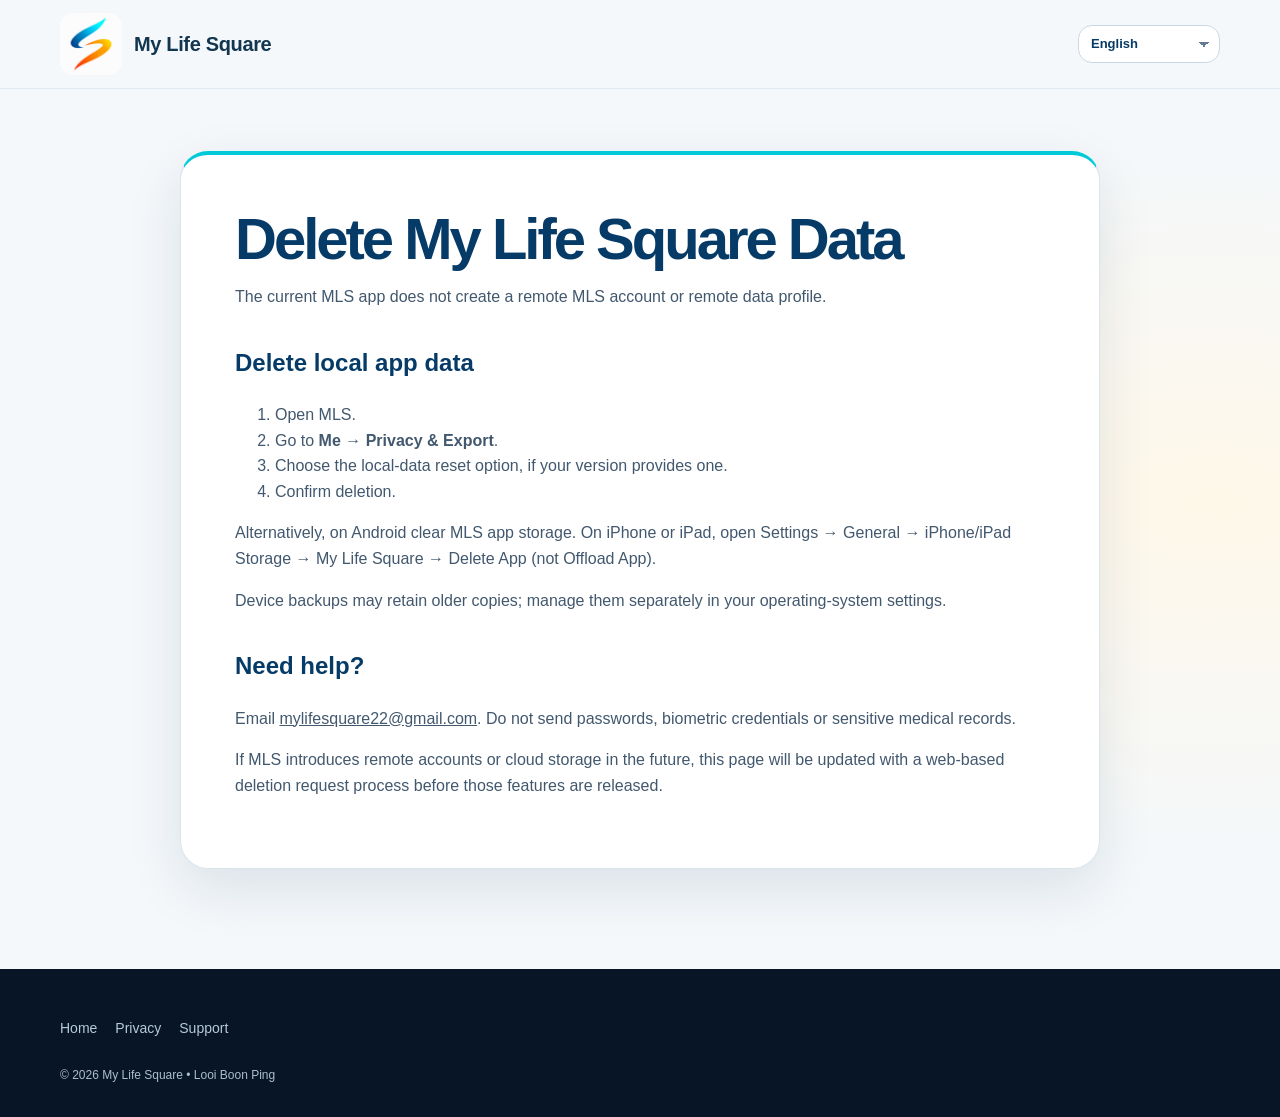
<file: delete-data.html>
<!doctype html><html lang="en" translate="no" class="notranslate"><head><meta name="google" content="notranslate"><meta charset="utf-8"><meta name="viewport" content="width=device-width,initial-scale=1"><meta name="theme-color" content="#0B1E3A"><title>Delete Data — My Life Square</title><link rel="icon" type="image/png" href="assets/mls-icon.png"><link rel="stylesheet" href="assets/styles.css?v=20261110-release"></head><body><nav class="nav"><div class="wrap nav-inner"><a class="brand" href="index.html"><img src="assets/mls-icon.png" alt="My Life Square"><span translate="no" class="notranslate" data-mls-literal="true">My Life Square</span></a></div></nav><main class="legal-page"><div class="wrap"><article><h1>Delete My Life Square Data</h1><p>The current MLS app does not create a remote MLS account or remote data profile.</p><h2>Delete local app data</h2><ol><li>Open MLS.</li><li>Go to <strong>Me → Privacy &amp; Export</strong>.</li><li>Choose the local-data reset option, if your version provides one.</li><li>Confirm deletion.</li></ol><p>Alternatively, on Android clear MLS app storage. On iPhone or iPad, open Settings → General → iPhone/iPad Storage → My Life Square → Delete App (not Offload App).</p><p>Device backups may retain older copies; manage them separately in your operating-system settings.</p><h2>Need help?</h2><p>Email <a href="mailto:mylifesquare22@gmail.com">mylifesquare22@gmail.com</a>. Do not send passwords, biometric credentials or sensitive medical records.</p><p>If MLS introduces remote accounts or cloud storage in the future, this page will be updated with a web-based deletion request process before those features are released.</p></article></div></main><footer><div class="wrap"><div class="footer-links"><a href="index.html">Home</a><a href="privacy.html">Privacy</a><a href="support.html">Support</a></div><div class="small">© 2026 My Life Square • Looi Boon Ping</div></div></footer><script src="assets/i18n-vi.js?v=20261110-release"></script><script src="assets/i18n.js?v=20261110-release"></script></body></html>
</file>
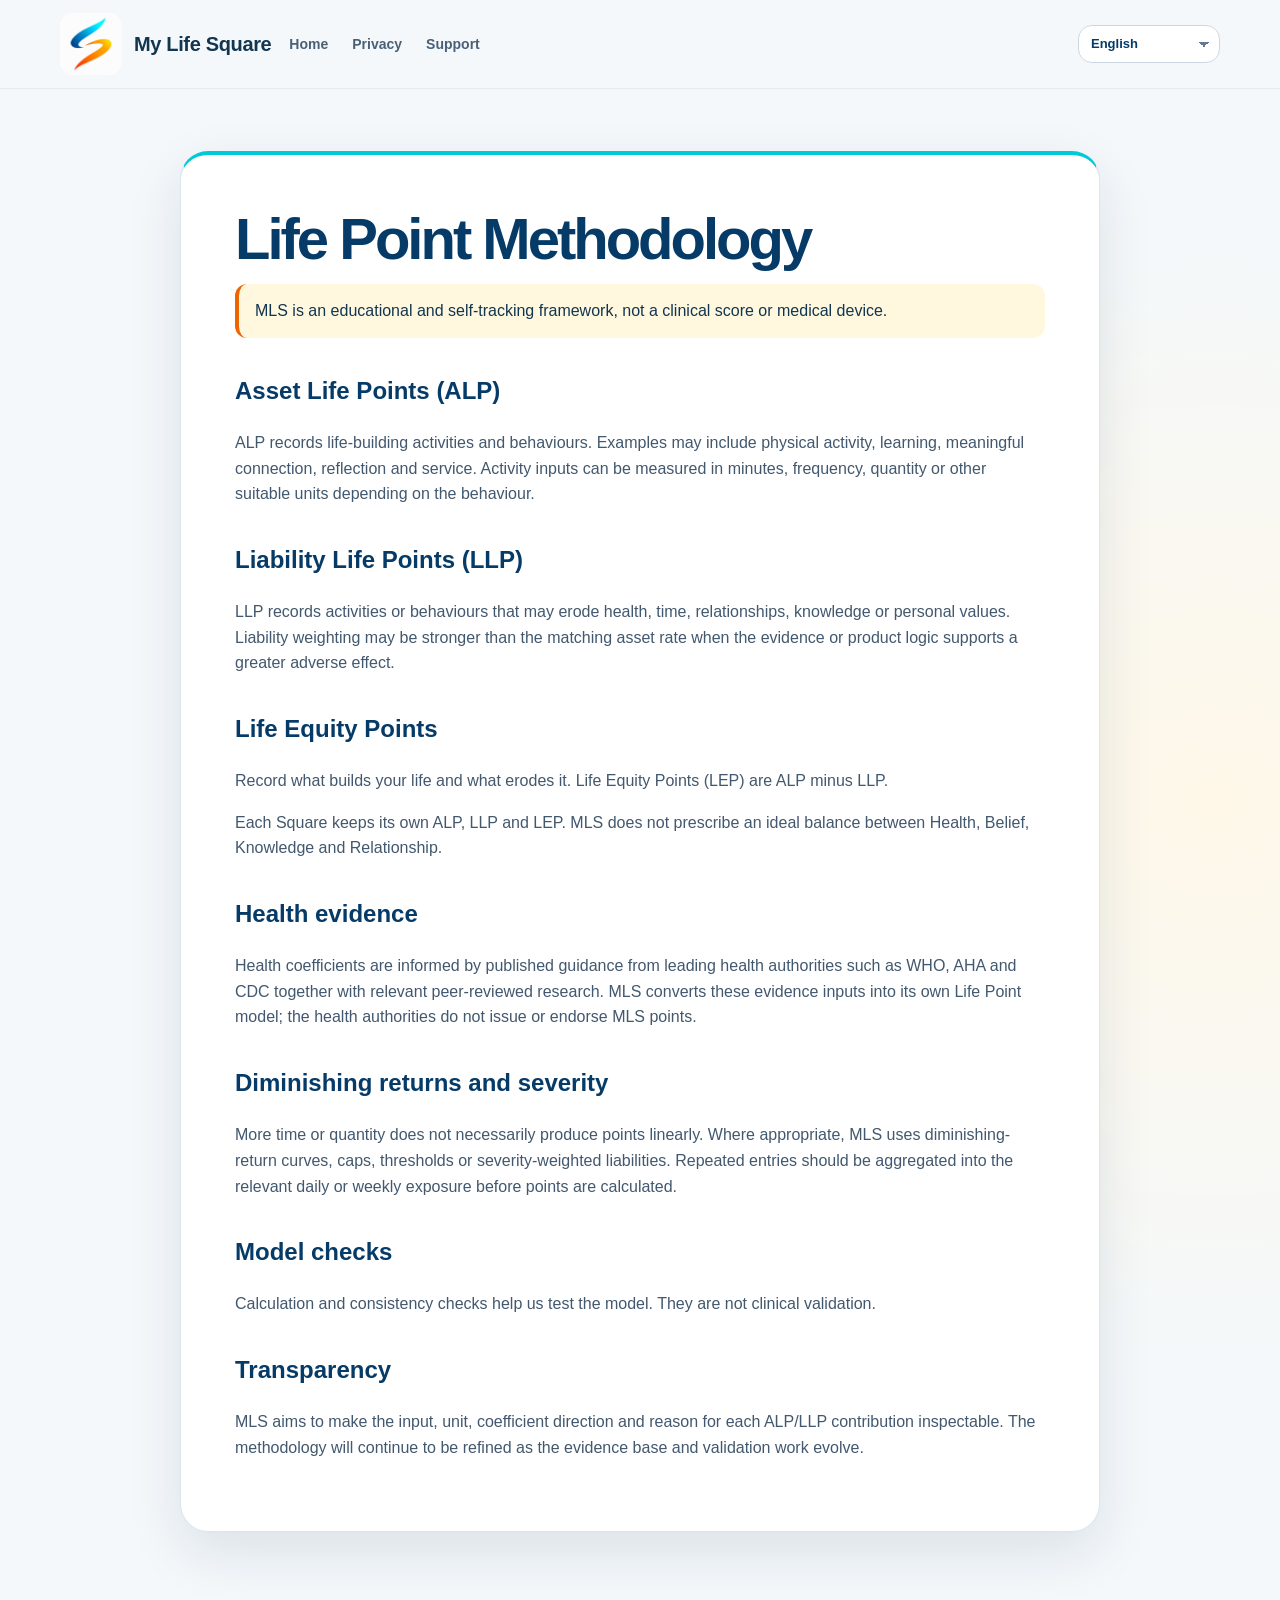
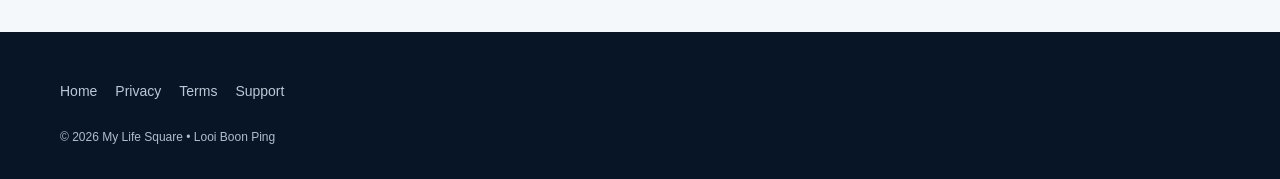
<file: methodology.html>
<!doctype html><html lang="en" translate="no" class="notranslate"><head><meta name="google" content="notranslate"><meta charset="utf-8"><meta name="viewport" content="width=device-width,initial-scale=1"><meta name="theme-color" content="#0B1E3A"><title>Methodology — My Life Square</title><link rel="icon" type="image/png" href="assets/mls-icon.png"><link rel="stylesheet" href="assets/styles.css?v=20261019"></head><body><nav class="nav"><div class="wrap nav-inner"><a class="brand" href="index.html"><img src="assets/mls-icon.png" alt="My Life Square"><span translate="no" class="notranslate" data-mls-literal="true">My Life Square</span></a><div class="menu"><a href="index.html">Home</a><a href="privacy.html">Privacy</a><a href="support.html">Support</a></div></div></nav><main class="legal-page"><div class="wrap"><article><h1>Life Point Methodology</h1><div class="notice">MLS is an educational and self-tracking framework, not a clinical score or medical device.</div><h2>Asset Life Points (ALP)</h2><p>ALP records life-building activities and behaviours. Examples may include physical activity, learning, meaningful connection, reflection and service. Activity inputs can be measured in minutes, frequency, quantity or other suitable units depending on the behaviour.</p><h2>Liability Life Points (LLP)</h2><p>LLP records activities or behaviours that may erode health, time, relationships, knowledge or personal values. Liability weighting may be stronger than the matching asset rate when the evidence or product logic supports a greater adverse effect.</p><h2>Life Equity Points</h2><p>Record what builds your life and what erodes it. Life Equity Points (LEP) are ALP minus LLP.</p><p>Each Square keeps its own ALP, LLP and LEP. MLS does not prescribe an ideal balance between Health, Belief, Knowledge and Relationship.</p><h2>Health evidence</h2><p>Health coefficients are informed by published guidance from leading health authorities such as WHO, AHA and CDC together with relevant peer-reviewed research. MLS converts these evidence inputs into its own Life Point model; the health authorities do not issue or endorse MLS points.</p><h2>Diminishing returns and severity</h2><p>More time or quantity does not necessarily produce points linearly. Where appropriate, MLS uses diminishing-return curves, caps, thresholds or severity-weighted liabilities. Repeated entries should be aggregated into the relevant daily or weekly exposure before points are calculated.</p><h2>Model checks</h2><p>Calculation and consistency checks help us test the model. They are not clinical validation.</p><h2>Transparency</h2><p>MLS aims to make the input, unit, coefficient direction and reason for each ALP/LLP contribution inspectable. The methodology will continue to be refined as the evidence base and validation work evolve.</p></article></div></main><footer><div class="wrap"><div class="footer-links"><a href="index.html">Home</a><a href="privacy.html">Privacy</a><a href="terms.html">Terms</a><a href="support.html">Support</a></div><div class="small">© 2026 My Life Square • Looi Boon Ping</div></div></footer><script src="assets/i18n-vi.js?v=20261105-language"></script><script src="assets/i18n.js?v=20261105-langroutes"></script></body></html>
</file>
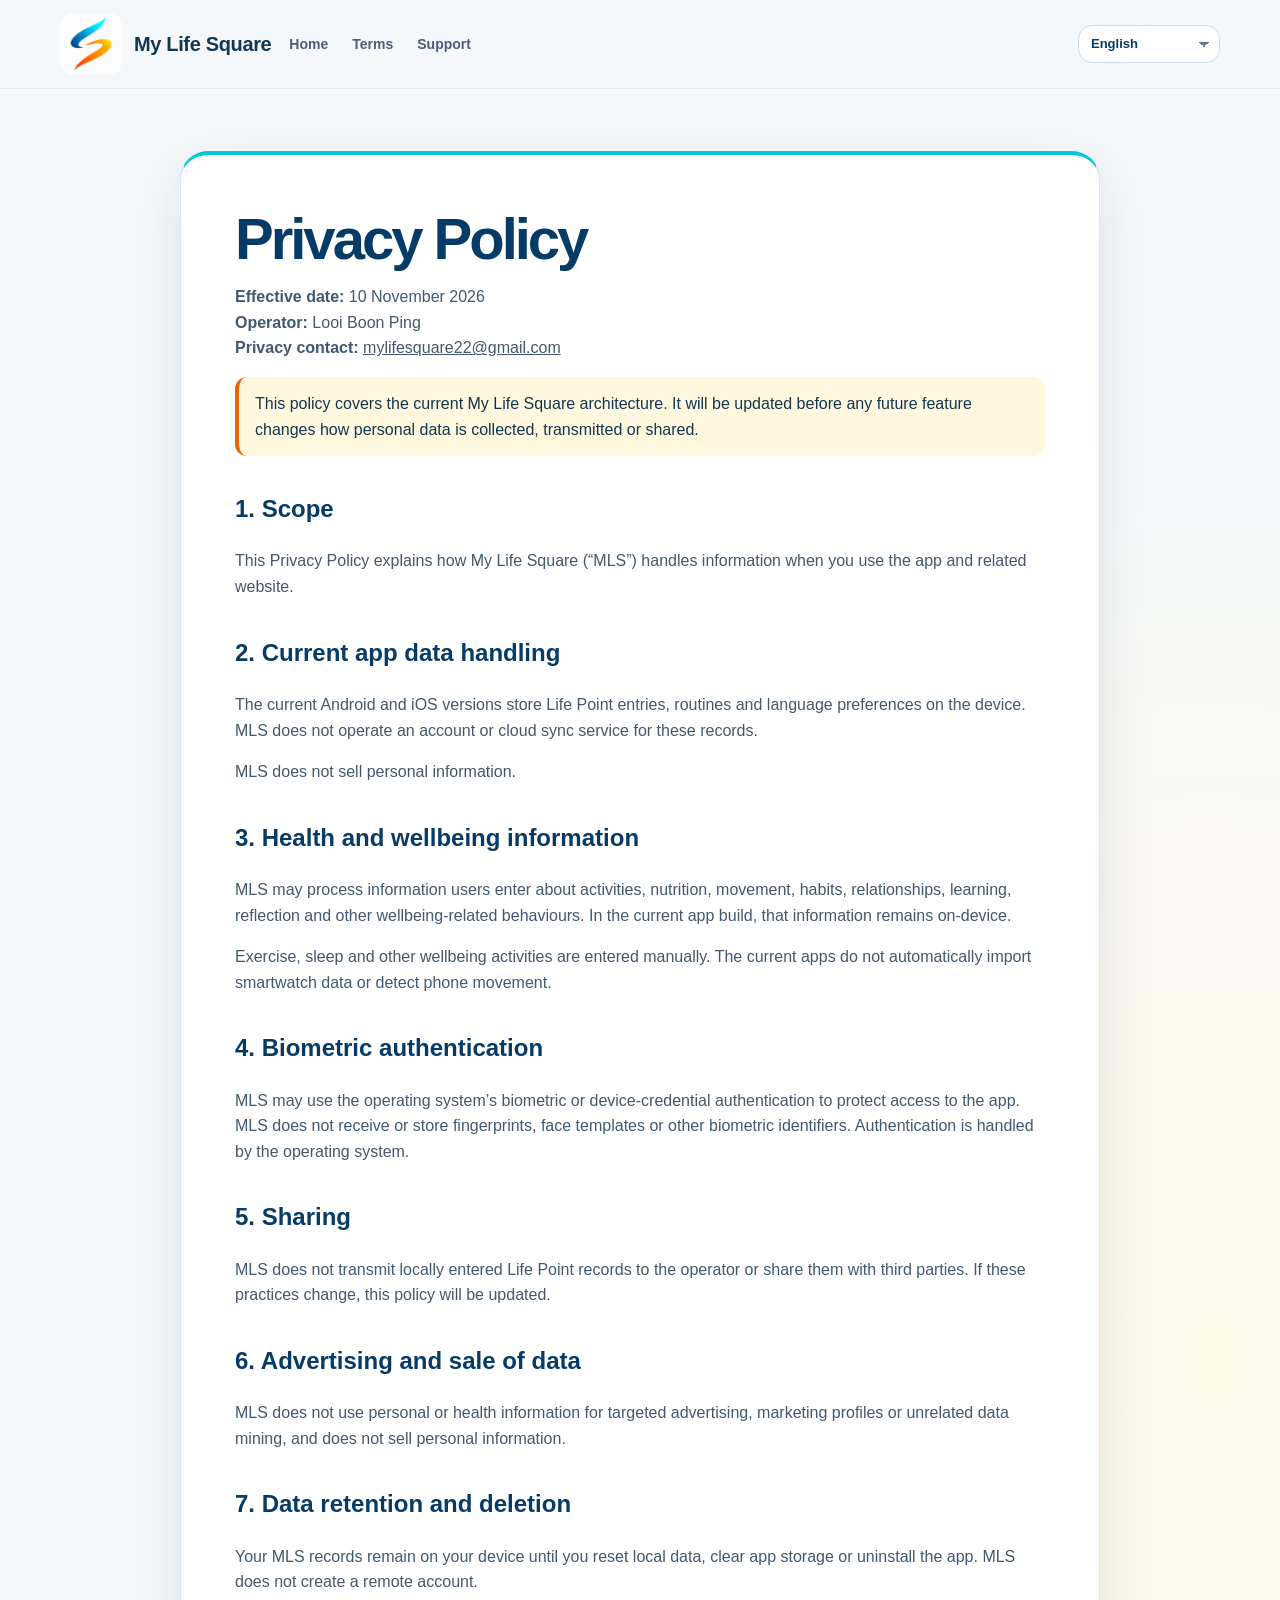
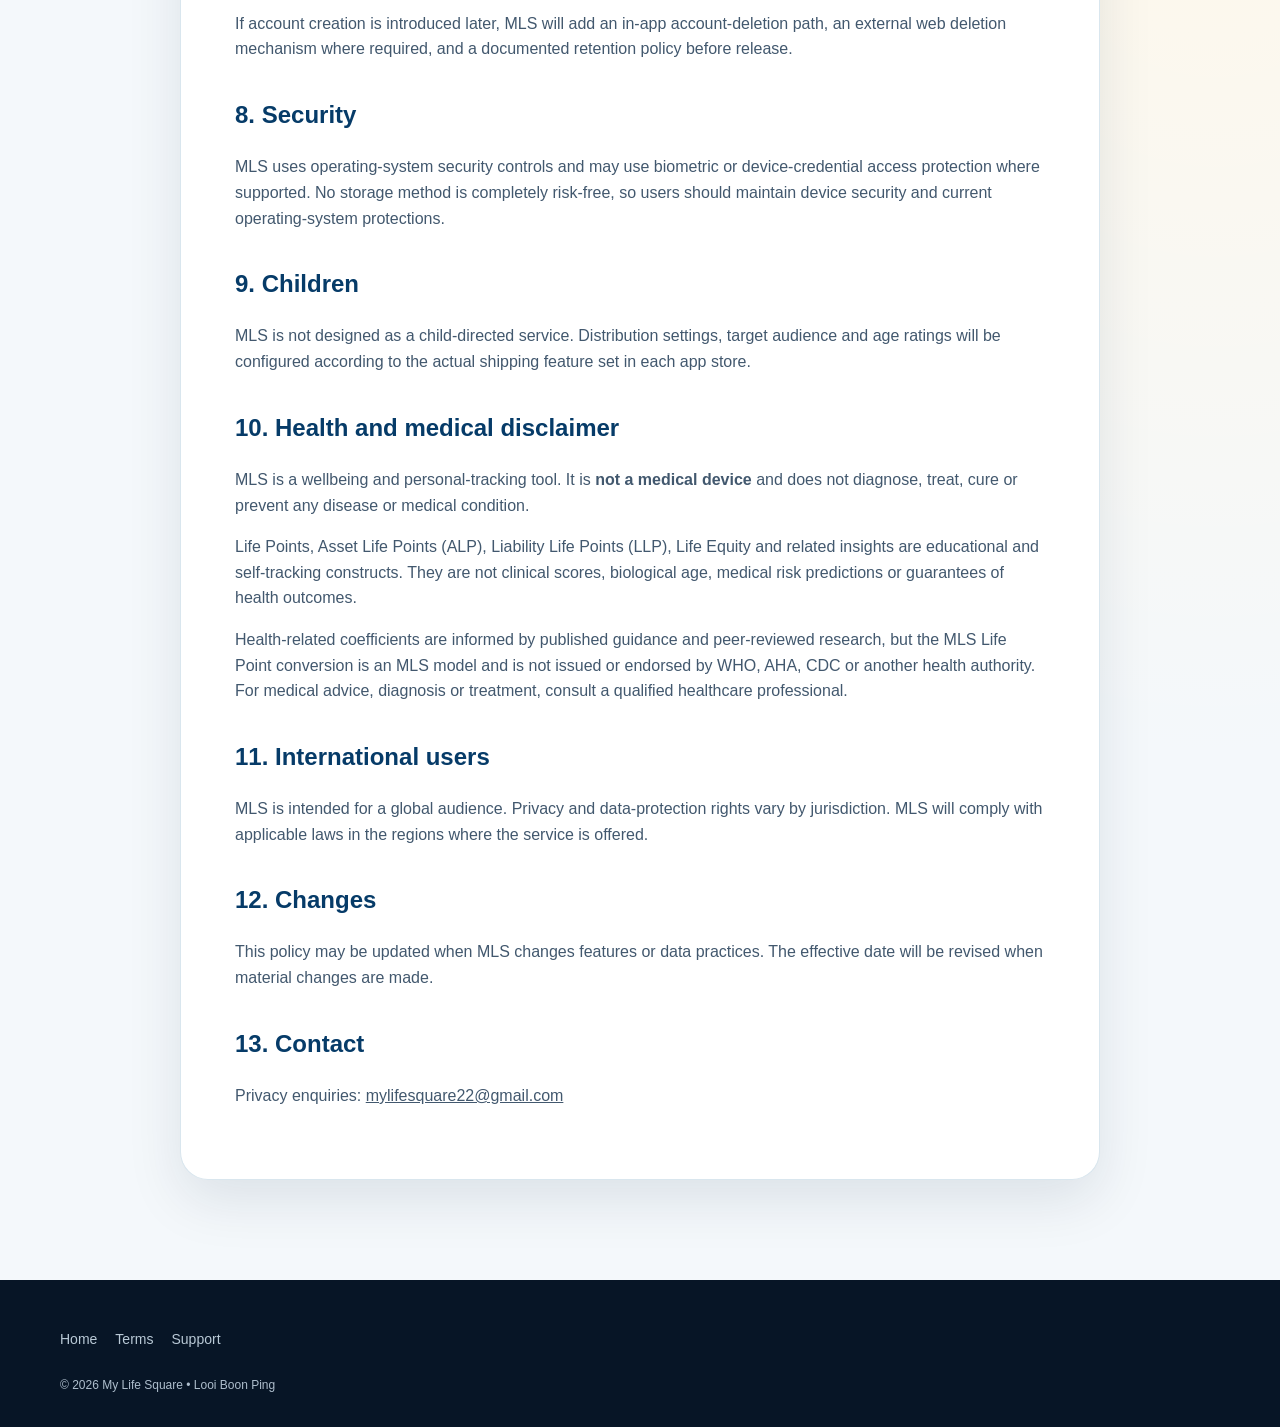
<file: privacy.html>
<!doctype html><html lang="en" translate="no" class="notranslate"><head><meta name="google" content="notranslate"><meta charset="utf-8"><meta name="viewport" content="width=device-width,initial-scale=1"><meta name="theme-color" content="#0B1E3A"><title>Privacy Policy — My Life Square</title><link rel="icon" type="image/png" href="assets/mls-icon.png"><link rel="stylesheet" href="assets/styles.css?v=20261110-release"></head><body><nav class="nav"><div class="wrap nav-inner"><a class="brand" href="index.html"><img src="assets/mls-icon.png" alt="My Life Square"><span translate="no" class="notranslate" data-mls-literal="true">My Life Square</span></a><div class="menu"><a href="index.html">Home</a><a href="terms.html">Terms</a><a href="support.html">Support</a></div></div></nav><main class="legal-page"><div class="wrap"><article><h1>Privacy Policy</h1><p><strong>Effective date:</strong> 10 November 2026<br><strong>Operator:</strong> <span translate="no" class="notranslate" data-mls-literal="true">Looi Boon Ping</span><br><strong>Privacy contact:</strong> <a href="mailto:mylifesquare22@gmail.com">mylifesquare22@gmail.com</a></p><div class="notice">This policy covers the current My Life Square architecture. It will be updated before any future feature changes how personal data is collected, transmitted or shared.</div><h2>1. Scope</h2><p>This Privacy Policy explains how My Life Square (“MLS”) handles information when you use the app and related website.</p><h2>2. Current app data handling</h2><p>The current Android and iOS versions store Life Point entries, routines and language preferences on the device. MLS does not operate an account or cloud sync service for these records.</p><p>MLS does not sell personal information.</p><h2>3. Health and wellbeing information</h2><p>MLS may process information users enter about activities, nutrition, movement, habits, relationships, learning, reflection and other wellbeing-related behaviours. In the current app build, that information remains on-device.</p><p>Exercise, sleep and other wellbeing activities are entered manually. The current apps do not automatically import smartwatch data or detect phone movement.</p><h2>4. Biometric authentication</h2><p>MLS may use the operating system’s biometric or device-credential authentication to protect access to the app. MLS does not receive or store fingerprints, face templates or other biometric identifiers. Authentication is handled by the operating system.</p><h2>5. Sharing</h2><p>MLS does not transmit locally entered Life Point records to the operator or share them with third parties. If these practices change, this policy will be updated.</p><h2>6. Advertising and sale of data</h2><p>MLS does not use personal or health information for targeted advertising, marketing profiles or unrelated data mining, and does not sell personal information.</p><h2>7. Data retention and deletion</h2><p>Your MLS records remain on your device until you reset local data, clear app storage or uninstall the app. MLS does not create a remote account.</p><p>If account creation is introduced later, MLS will add an in-app account-deletion path, an external web deletion mechanism where required, and a documented retention policy before release.</p><h2>8. Security</h2><p>MLS uses operating-system security controls and may use biometric or device-credential access protection where supported. No storage method is completely risk-free, so users should maintain device security and current operating-system protections.</p><h2>9. Children</h2><p>MLS is not designed as a child-directed service. Distribution settings, target audience and age ratings will be configured according to the actual shipping feature set in each app store.</p><h2>10. Health and medical disclaimer</h2><p>MLS is a wellbeing and personal-tracking tool. It is <strong>not a medical device</strong> and does not diagnose, treat, cure or prevent any disease or medical condition.</p><p>Life Points, Asset Life Points (ALP), Liability Life Points (LLP), Life Equity and related insights are educational and self-tracking constructs. They are not clinical scores, biological age, medical risk predictions or guarantees of health outcomes.</p><p>Health-related coefficients are informed by published guidance and peer-reviewed research, but the MLS Life Point conversion is an MLS model and is not issued or endorsed by WHO, AHA, CDC or another health authority. For medical advice, diagnosis or treatment, consult a qualified healthcare professional.</p><h2>11. International users</h2><p>MLS is intended for a global audience. Privacy and data-protection rights vary by jurisdiction. MLS will comply with applicable laws in the regions where the service is offered.</p><h2>12. Changes</h2><p>This policy may be updated when MLS changes features or data practices. The effective date will be revised when material changes are made.</p><h2>13. Contact</h2><p>Privacy enquiries: <a href="mailto:mylifesquare22@gmail.com">mylifesquare22@gmail.com</a></p></article></div></main><footer><div class="wrap"><div class="footer-links"><a href="index.html">Home</a><a href="terms.html">Terms</a><a href="support.html">Support</a></div><div class="small">© 2026 My Life Square • Looi Boon Ping</div></div></footer><script src="assets/i18n-vi.js?v=20261110-release"></script><script src="assets/i18n.js?v=20261110-release"></script></body></html>
</file>
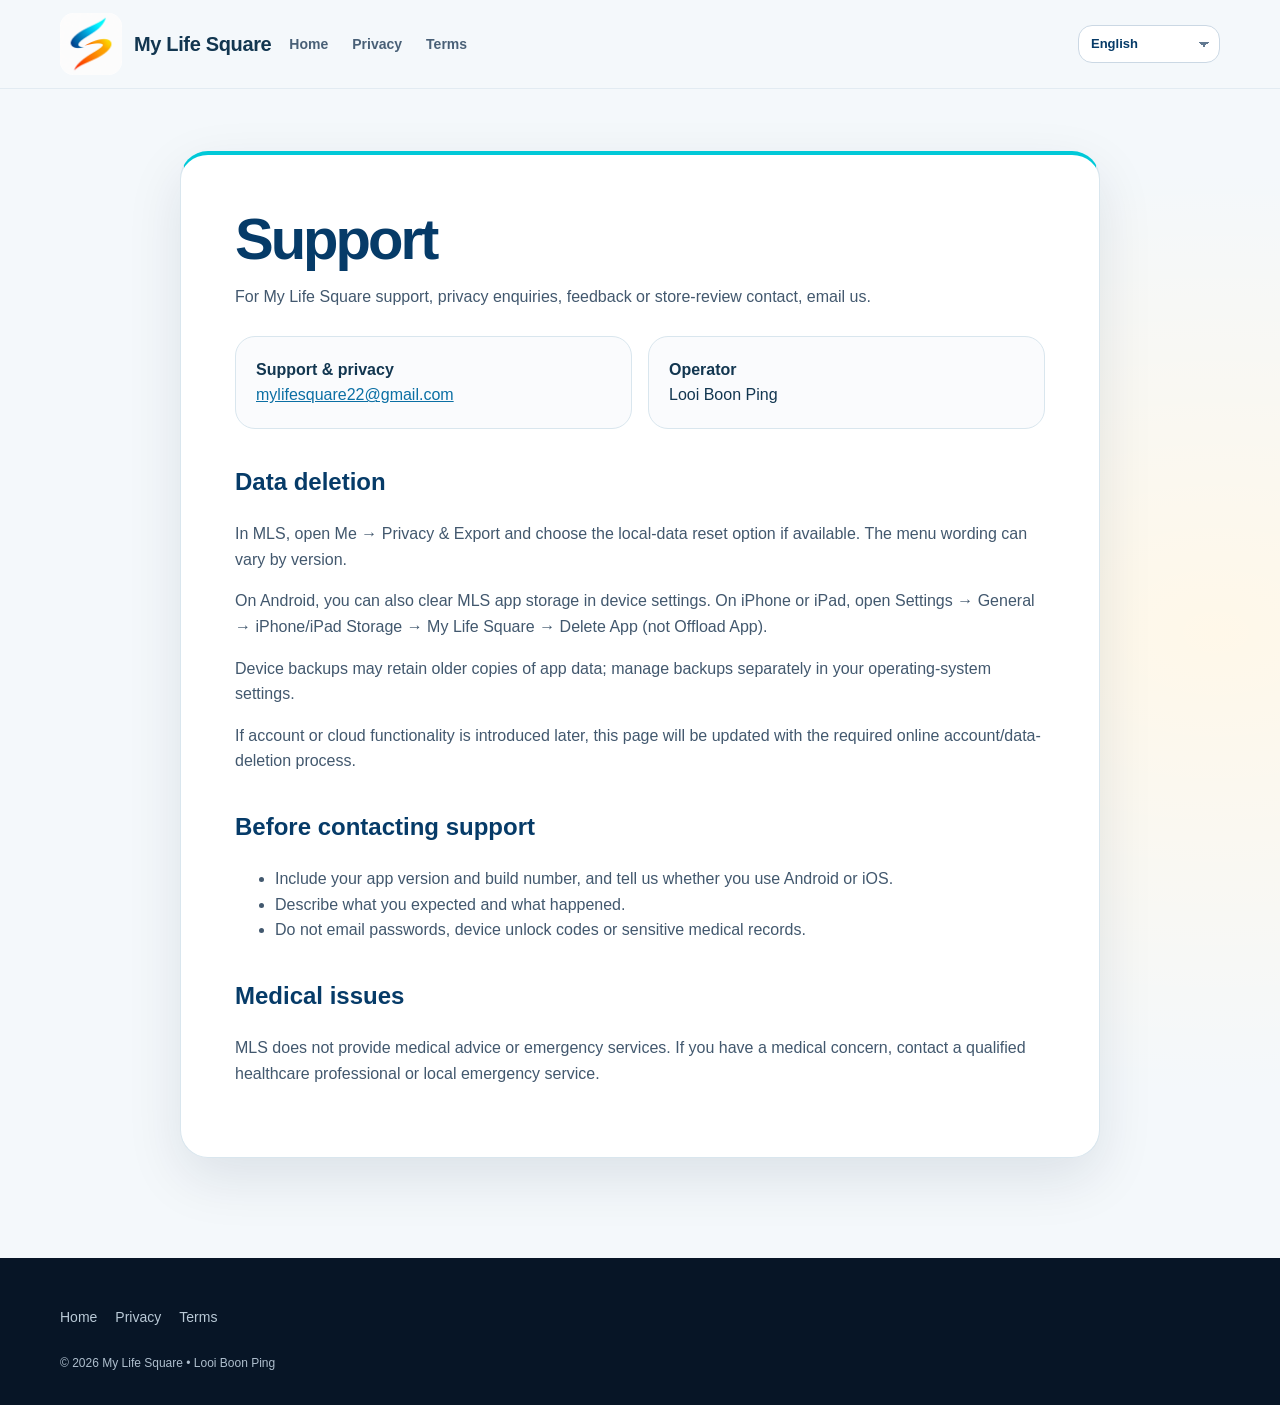
<file: support.html>
<!doctype html><html lang="en" translate="no" class="notranslate"><head><meta name="google" content="notranslate"><meta charset="utf-8"><meta name="viewport" content="width=device-width,initial-scale=1"><meta name="theme-color" content="#0B1E3A"><title>Support — My Life Square</title><link rel="icon" type="image/png" href="assets/mls-icon.png"><link rel="stylesheet" href="assets/styles.css?v=20261110-release"></head><body><nav class="nav"><div class="wrap nav-inner"><a class="brand" href="index.html"><img src="assets/mls-icon.png" alt="My Life Square"><span translate="no" class="notranslate" data-mls-literal="true">My Life Square</span></a><div class="menu"><a href="index.html">Home</a><a href="privacy.html">Privacy</a><a href="terms.html">Terms</a></div></div></nav><main class="legal-page"><div class="wrap"><article><h1>Support</h1><p>For My Life Square support, privacy enquiries, feedback or store-review contact, email us.</p><div class="support-card"><div class="contact"><strong>Support & privacy</strong><a href="mailto:mylifesquare22@gmail.com">mylifesquare22@gmail.com</a></div><div class="contact"><strong>Operator</strong><span translate="no" class="notranslate" data-mls-literal="true">Looi Boon Ping</span></div></div><h2>Data deletion</h2><p>In MLS, open Me → Privacy &amp; Export and choose the local-data reset option if available. The menu wording can vary by version.</p><p>On Android, you can also clear MLS app storage in device settings. On iPhone or iPad, open Settings → General → iPhone/iPad Storage → My Life Square → Delete App (not Offload App).</p><p>Device backups may retain older copies of app data; manage backups separately in your operating-system settings.</p><p>If account or cloud functionality is introduced later, this page will be updated with the required online account/data-deletion process.</p><h2>Before contacting support</h2><ul><li>Include your app version and build number, and tell us whether you use Android or iOS.</li><li>Describe what you expected and what happened.</li><li>Do not email passwords, device unlock codes or sensitive medical records.</li></ul><h2>Medical issues</h2><p>MLS does not provide medical advice or emergency services. If you have a medical concern, contact a qualified healthcare professional or local emergency service.</p></article></div></main><footer><div class="wrap"><div class="footer-links"><a href="index.html">Home</a><a href="privacy.html">Privacy</a><a href="terms.html">Terms</a></div><div class="small">© 2026 My Life Square • Looi Boon Ping</div></div></footer><script src="assets/i18n-vi.js?v=20261110-release"></script><script src="assets/i18n.js?v=20261110-release"></script></body></html>
</file>
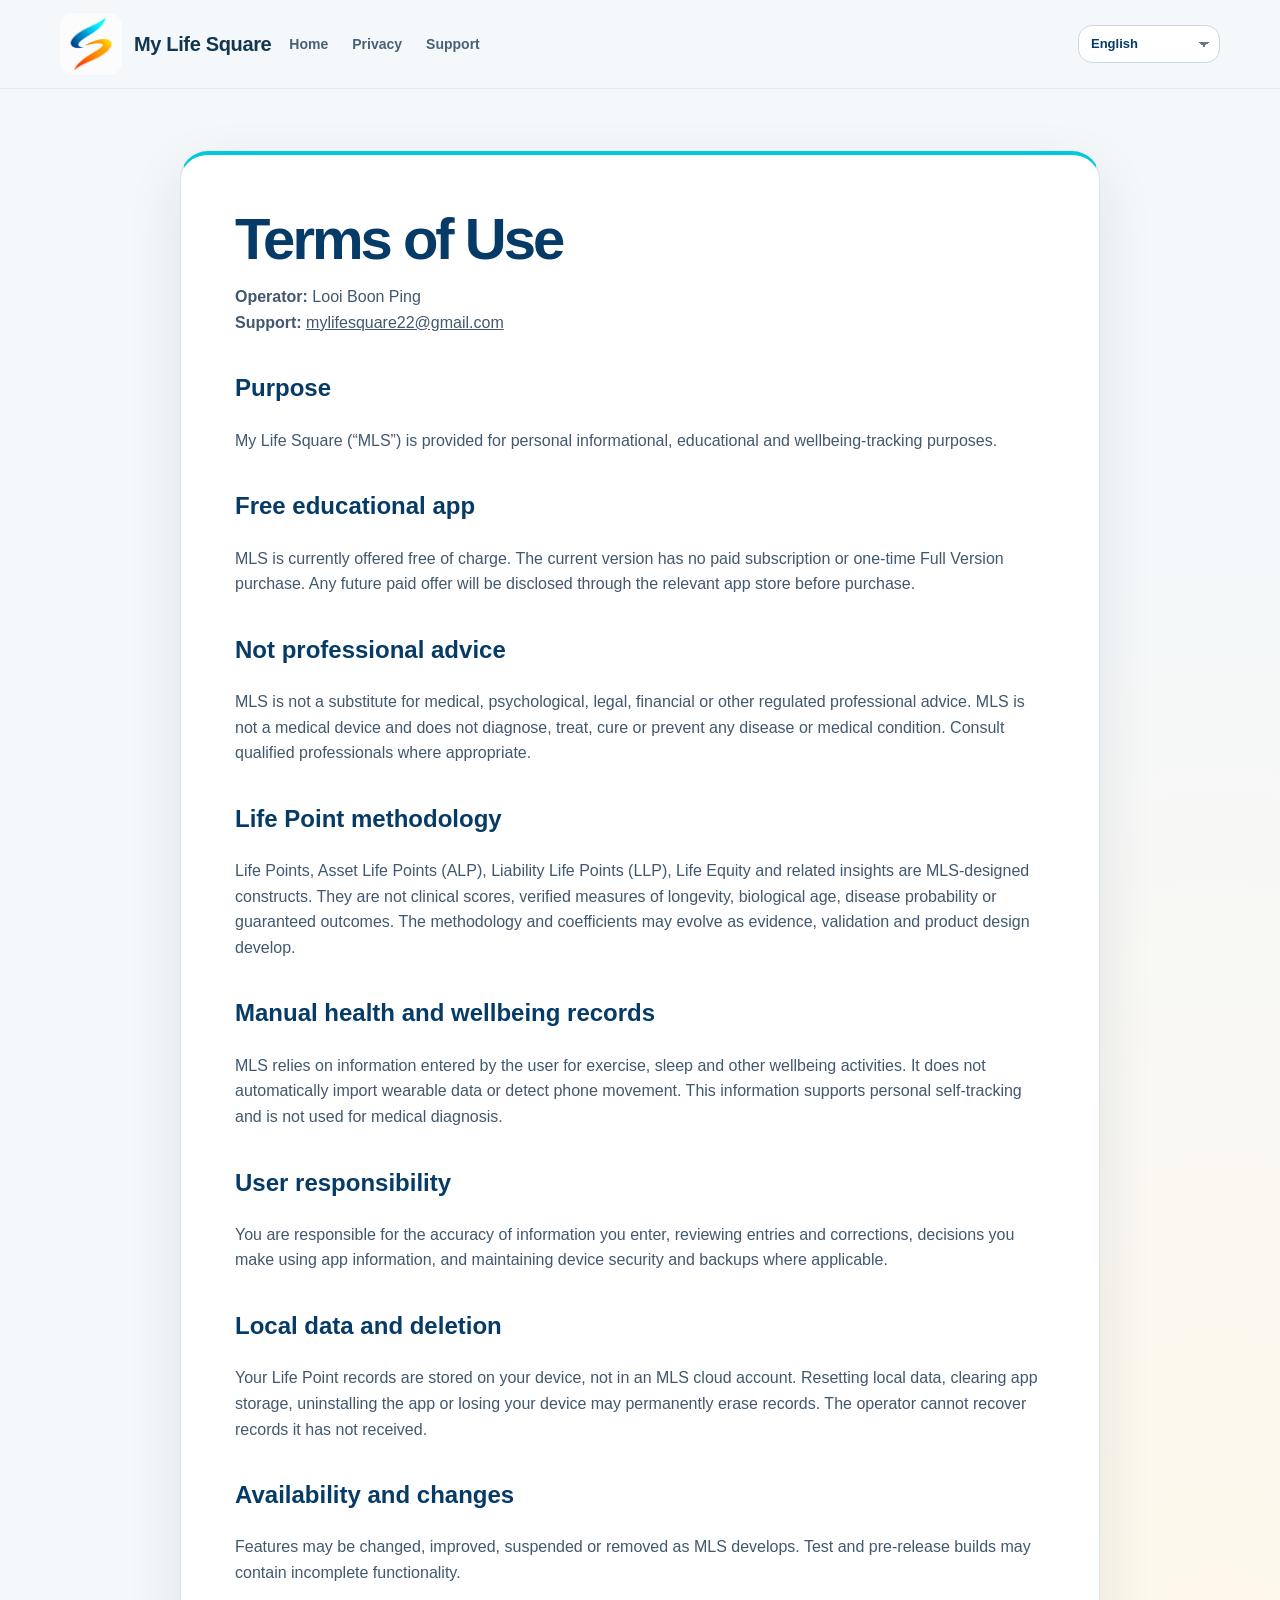
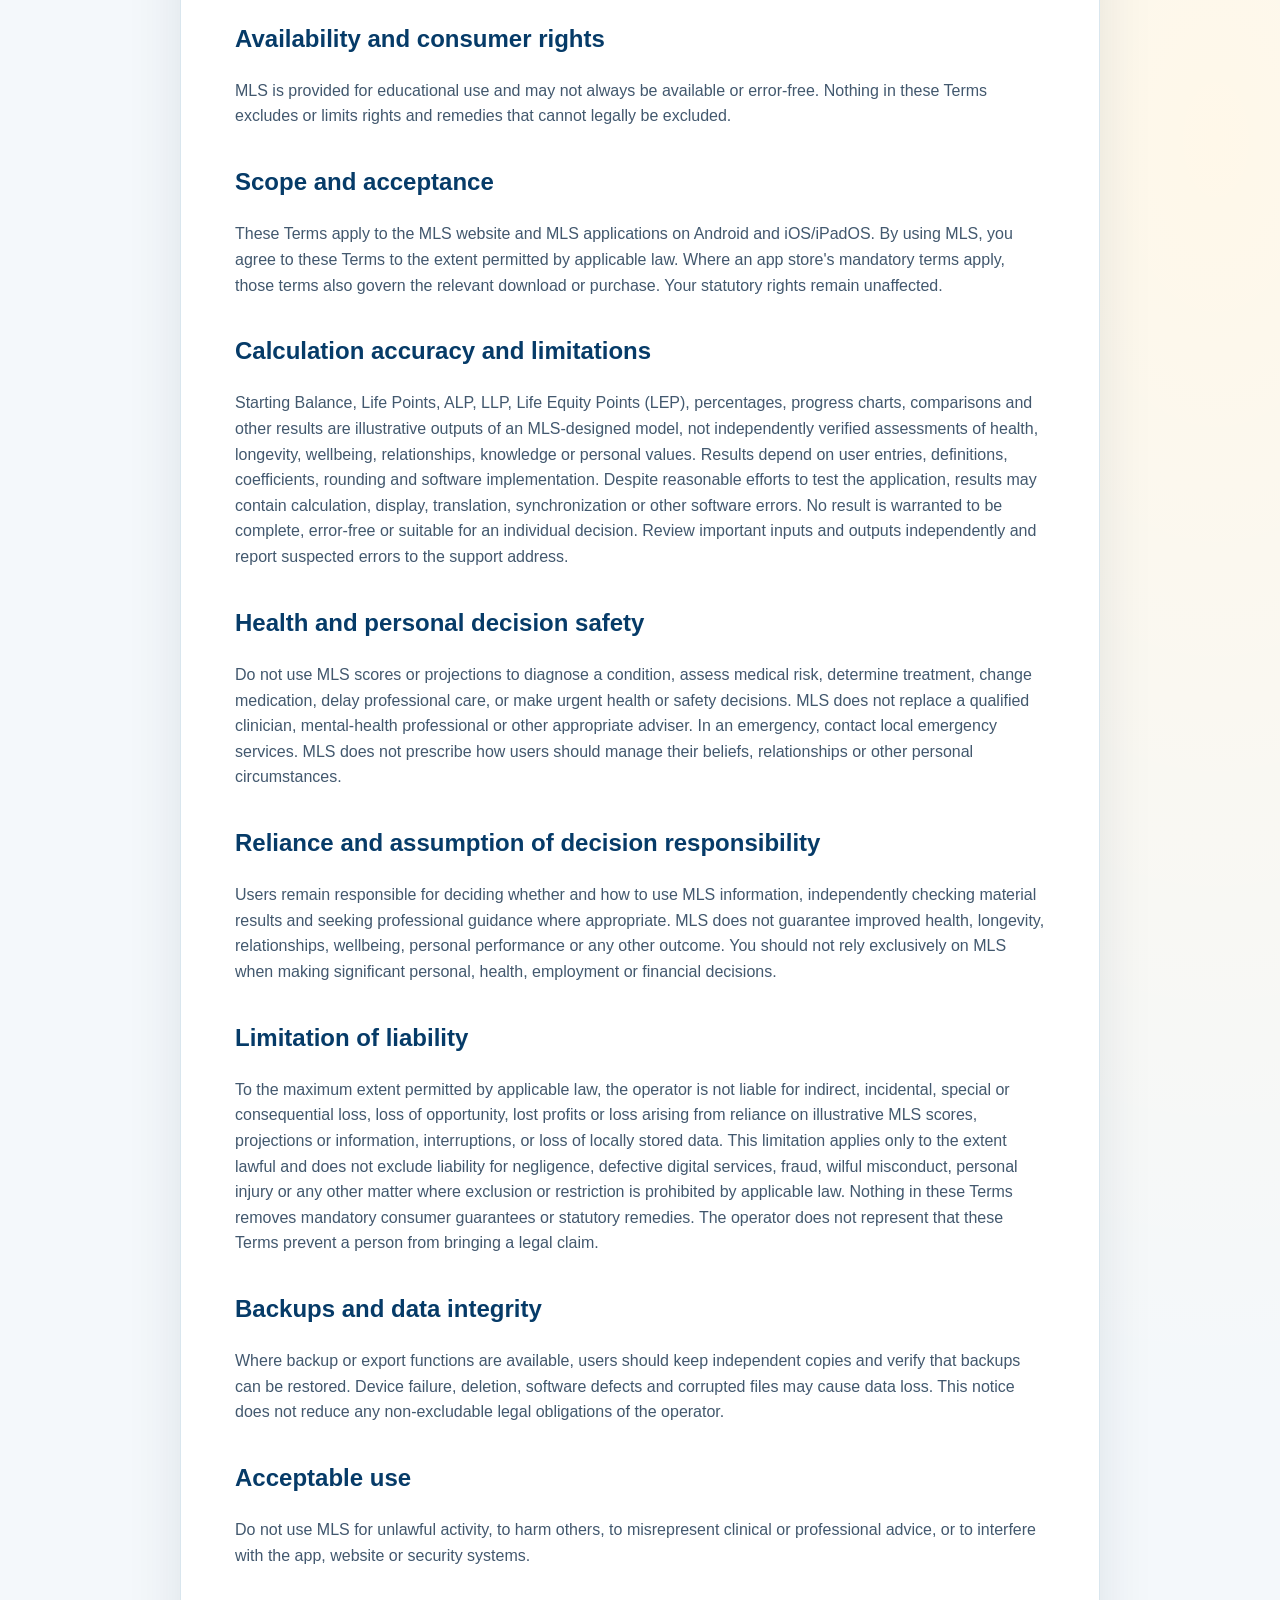
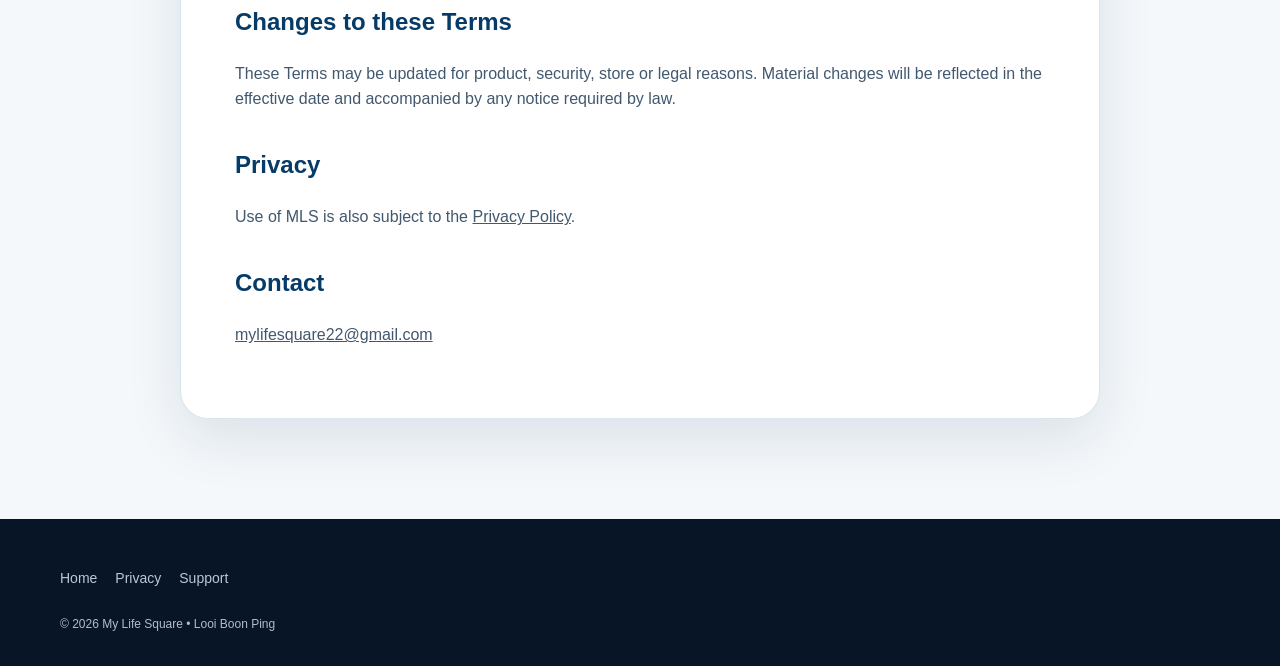
<file: terms.html>
<!doctype html><html lang="en" translate="no" class="notranslate"><head><meta name="google" content="notranslate"><meta charset="utf-8"><meta name="viewport" content="width=device-width,initial-scale=1"><meta name="theme-color" content="#0B1E3A"><title>Terms of Use — My Life Square</title><link rel="icon" type="image/png" href="assets/mls-icon.png"><link rel="stylesheet" href="assets/styles.css?v=20261019"></head><body><nav class="nav"><div class="wrap nav-inner"><a class="brand" href="index.html"><img src="assets/mls-icon.png" alt="My Life Square"><span translate="no" class="notranslate" data-mls-literal="true">My Life Square</span></a><div class="menu"><a href="index.html">Home</a><a href="privacy.html">Privacy</a><a href="support.html">Support</a></div></div></nav><main class="legal-page"><div class="wrap"><article><h1>Terms of Use</h1><p><strong>Operator:</strong> <span translate="no" class="notranslate" data-mls-literal="true">Looi Boon Ping</span><br><strong>Support:</strong> <a href="mailto:mylifesquare22@gmail.com">mylifesquare22@gmail.com</a></p><h2>Purpose</h2><p>My Life Square (“MLS”) is provided for personal informational, educational and wellbeing-tracking purposes.</p><h2>Free educational app</h2><p>MLS is currently offered free of charge. The current version has no paid subscription or one-time Full Version purchase. Any future paid offer will be disclosed through the relevant app store before purchase.</p><h2>Not professional advice</h2><p>MLS is not a substitute for medical, psychological, legal, financial or other regulated professional advice. MLS is not a medical device and does not diagnose, treat, cure or prevent any disease or medical condition. Consult qualified professionals where appropriate.</p><h2>Life Point methodology</h2><p>Life Points, Asset Life Points (ALP), Liability Life Points (LLP), Life Equity and related insights are MLS-designed constructs. They are not clinical scores, verified measures of longevity, biological age, disease probability or guaranteed outcomes. The methodology and coefficients may evolve as evidence, validation and product design develop.</p><h2>Manual health and wellbeing records</h2><p>MLS relies on information entered by the user for exercise, sleep and other wellbeing activities. It does not automatically import wearable data or detect phone movement. This information supports personal self-tracking and is not used for medical diagnosis.</p><h2>User responsibility</h2><p>You are responsible for the accuracy of information you enter, reviewing entries and corrections, decisions you make using app information, and maintaining device security and backups where applicable.</p><h2>Local data and deletion</h2><p>Your Life Point records are stored on your device, not in an MLS cloud account. Resetting local data, clearing app storage, uninstalling the app or losing your device may permanently erase records. The operator cannot recover records it has not received.</p><h2>Availability and changes</h2><p>Features may be changed, improved, suspended or removed as MLS develops. Test and pre-release builds may contain incomplete functionality.</p><h2>Availability and consumer rights</h2><p>MLS is provided for educational use and may not always be available or error-free. Nothing in these Terms excludes or limits rights and remedies that cannot legally be excluded.</p><h2>Scope and acceptance</h2><p>These Terms apply to the MLS website and MLS applications on Android and iOS/iPadOS. By using MLS, you agree to these Terms to the extent permitted by applicable law. Where an app store's mandatory terms apply, those terms also govern the relevant download or purchase. Your statutory rights remain unaffected.</p><h2>Calculation accuracy and limitations</h2><p>Starting Balance, Life Points, ALP, LLP, Life Equity Points (LEP), percentages, progress charts, comparisons and other results are illustrative outputs of an MLS-designed model, not independently verified assessments of health, longevity, wellbeing, relationships, knowledge or personal values. Results depend on user entries, definitions, coefficients, rounding and software implementation. Despite reasonable efforts to test the application, results may contain calculation, display, translation, synchronization or other software errors. No result is warranted to be complete, error-free or suitable for an individual decision. Review important inputs and outputs independently and report suspected errors to the support address.</p><h2>Health and personal decision safety</h2><p>Do not use MLS scores or projections to diagnose a condition, assess medical risk, determine treatment, change medication, delay professional care, or make urgent health or safety decisions. MLS does not replace a qualified clinician, mental-health professional or other appropriate adviser. In an emergency, contact local emergency services. MLS does not prescribe how users should manage their beliefs, relationships or other personal circumstances.</p><h2>Reliance and assumption of decision responsibility</h2><p>Users remain responsible for deciding whether and how to use MLS information, independently checking material results and seeking professional guidance where appropriate. MLS does not guarantee improved health, longevity, relationships, wellbeing, personal performance or any other outcome. You should not rely exclusively on MLS when making significant personal, health, employment or financial decisions.</p><h2>Limitation of liability</h2><p>To the maximum extent permitted by applicable law, the operator is not liable for indirect, incidental, special or consequential loss, loss of opportunity, lost profits or loss arising from reliance on illustrative MLS scores, projections or information, interruptions, or loss of locally stored data. This limitation applies only to the extent lawful and does not exclude liability for negligence, defective digital services, fraud, wilful misconduct, personal injury or any other matter where exclusion or restriction is prohibited by applicable law. Nothing in these Terms removes mandatory consumer guarantees or statutory remedies. The operator does not represent that these Terms prevent a person from bringing a legal claim.</p><h2>Backups and data integrity</h2><p>Where backup or export functions are available, users should keep independent copies and verify that backups can be restored. Device failure, deletion, software defects and corrupted files may cause data loss. This notice does not reduce any non-excludable legal obligations of the operator.</p><h2>Acceptable use</h2><p>Do not use MLS for unlawful activity, to harm others, to misrepresent clinical or professional advice, or to interfere with the app, website or security systems.</p><h2>Changes to these Terms</h2><p>These Terms may be updated for product, security, store or legal reasons. Material changes will be reflected in the effective date and accompanied by any notice required by law.</p><h2>Privacy</h2><p>Use of MLS is also subject to the <a href="privacy.html">Privacy Policy</a>.</p><h2>Contact</h2><p><a href="mailto:mylifesquare22@gmail.com">mylifesquare22@gmail.com</a></p></article></div></main><footer><div class="wrap"><div class="footer-links"><a href="index.html">Home</a><a href="privacy.html">Privacy</a><a href="support.html">Support</a></div><div class="small">© 2026 My Life Square • Looi Boon Ping</div></div></footer><script src="assets/i18n-vi.js?v=20261105-manual-health"></script><script src="assets/i18n.js?v=20261105-manual-health"></script></body></html>
</file>
<file: assets/styles.css>
:root{
  --navy:#0B1E3A;--navy2:#12385f;--cyan:#00C6FF;--gold:#F4C542;--ink:#10253f;--muted:#6f8195;
  --bg:#f6f8fb;--card:#fff;--line:#dce5ee;--soft:#eef4f8;--ok:#16846a;--danger:#b64b55;
  --shadow:0 20px 55px rgba(11,30,58,.10);--radius:28px;--max:1160px;
}
*{box-sizing:border-box} html{scroll-behavior:smooth} body{margin:0;font-family:Inter,ui-sans-serif,-apple-system,BlinkMacSystemFont,"Segoe UI",Roboto,Arial,sans-serif;background:var(--bg);color:var(--ink);line-height:1.6}
a{color:inherit} img{max-width:100%} button,input{font:inherit}
.wrap{width:min(var(--max),calc(100% - 36px));margin:auto}.nav{position:sticky;top:0;z-index:20;background:rgba(246,248,251,.9);backdrop-filter:blur(18px);border-bottom:1px solid rgba(220,229,238,.7)}
.nav-inner{height:78px;display:flex;align-items:center;justify-content:space-between;gap:18px}.brand{display:flex;align-items:center;gap:12px;text-decoration:none;font-weight:850;letter-spacing:-.35px}.brand img{width:52px;height:52px;border-radius:14px;box-shadow:0 6px 18px rgba(0,198,255,.18)}.brand span{font-size:20px}.menu{display:flex;gap:24px;align-items:center}.menu a{text-decoration:none;color:#496077;font-weight:700;font-size:14px}.menu a:hover{color:var(--navy)}
.hero{background:linear-gradient(145deg,#081b31 0%,#0b3155 65%,#0d426c 100%);color:#fff;position:relative;overflow:hidden}.hero:after{content:"";position:absolute;width:520px;height:520px;border:68px solid rgba(0,198,255,.06);border-radius:50%;right:-190px;top:20px}.hero-grid{min-height:650px;display:grid;grid-template-columns:1.08fr .92fr;align-items:center;gap:60px;position:relative;z-index:1}.kicker{display:inline-flex;border:1px solid rgba(255,255,255,.18);border-radius:999px;padding:8px 12px;color:#cbe1f1;font-weight:750;font-size:13px;background:rgba(255,255,255,.05)}h1{font-size:clamp(46px,7vw,76px);line-height:1.02;margin:18px 0 16px;letter-spacing:-3px}.hero p{color:#cad8e5;font-size:19px;max-width:660px}.accent{color:var(--gold)}.cta-row{display:flex;gap:12px;flex-wrap:wrap;margin-top:28px}.btn{display:inline-flex;align-items:center;justify-content:center;text-decoration:none;border-radius:16px;padding:14px 18px;font-weight:820;border:1px solid transparent}.btn-primary{background:var(--gold);color:var(--navy)}.btn-secondary{background:rgba(255,255,255,.06);border-color:rgba(255,255,255,.2);color:#fff}.status{margin-top:18px;color:#9fb4c7;font-size:13px}.hero-logo{display:grid;place-items:center}.hero-logo img{width:min(440px,86vw);border-radius:24%;filter:drop-shadow(0 28px 55px rgba(0,0,0,.42))}
section{padding:86px 0}.section-title{font-size:clamp(34px,4.5vw,52px);line-height:1.08;letter-spacing:-1.7px;margin:0 0 14px}.section-lead{color:var(--muted);font-size:18px;max-width:760px;margin:0 0 36px}.grid-4{display:grid;grid-template-columns:repeat(4,1fr);gap:16px}.feature{background:var(--card);border:1px solid var(--line);border-radius:24px;padding:24px;box-shadow:var(--shadow)}.feature .eyebrow{font-weight:850;color:var(--navy);font-size:13px;text-transform:uppercase;letter-spacing:.08em}.feature h3{font-size:24px;line-height:1.15;margin:12px 0 8px}.feature p{color:var(--muted);margin:0}.feature .num{font-size:34px;font-weight:900;color:var(--cyan)}
.life-card{background:#fff;border:1px solid var(--line);border-radius:32px;padding:34px;box-shadow:var(--shadow);display:grid;grid-template-columns:.9fr 1.1fr;gap:34px;align-items:center}.life-copy h2{font-size:44px;line-height:1.08;margin:0 0 16px;letter-spacing:-1.4px}.life-copy p{color:var(--muted);font-size:17px}.life-square{aspect-ratio:1/1;border:5px solid var(--navy);border-radius:12px;overflow:hidden;display:grid;grid-template-columns:1fr 1fr;background:#fff}.asset{background:linear-gradient(160deg,#dff8fa,#bfeef2);display:grid;place-items:center;text-align:center;border-right:4px solid var(--navy)}.right{display:flex;flex-direction:column}.liability{flex:0 0 24%;background:#e8edf5;border-bottom:4px solid var(--navy);display:grid;place-items:center;text-align:center}.equity{flex:1;background:linear-gradient(160deg,#ffdb64,#f5c43d);display:grid;place-items:center;text-align:center}.sq-label{font-weight:850;font-size:18px}.sq-value{font-size:34px;font-weight:900;margin-top:4px}
.method{background:#0b1e3a;color:#fff}.method .section-lead{color:#b9c9d7}.method-grid{display:grid;grid-template-columns:1fr 1fr;gap:18px}.method-card{border:1px solid rgba(255,255,255,.15);border-radius:24px;padding:26px;background:rgba(255,255,255,.04)}.method-card h3{margin:0 0 8px}.method-card p{color:#c0d0dc;margin:0}.legal-strip{background:#fff;border-top:1px solid var(--line);border-bottom:1px solid var(--line)}.legal-grid{display:grid;grid-template-columns:repeat(3,1fr);gap:16px}.legal-link{display:block;border:1px solid var(--line);border-radius:22px;padding:22px;text-decoration:none;background:#fff}.legal-link strong{display:block;font-size:18px}.legal-link span{color:var(--muted);font-size:14px}.legal-link:hover{border-color:#9fc1d5;transform:translateY(-1px)}
footer{background:#071526;color:#b9c9d6;padding:48px 0 32px}.footer-grid{display:grid;grid-template-columns:1fr auto;gap:30px}.footer-brand{display:flex;gap:13px;align-items:center;color:#fff;font-weight:850;font-size:18px}.footer-brand img{width:50px;border-radius:14px}.footer-links{display:flex;gap:18px;flex-wrap:wrap}.footer-links a{color:#b9c9d6;text-decoration:none;font-size:14px}.small{font-size:12px;color:#8397aa;margin-top:26px}.legal-page{padding:62px 0 100px}.legal-page article{background:#fff;border:1px solid var(--line);border-radius:28px;padding:clamp(24px,5vw,54px);box-shadow:var(--shadow);max-width:920px;margin:auto}.legal-page h1{font-size:clamp(38px,6vw,58px);color:var(--navy);margin-top:0}.legal-page h2{margin-top:34px;color:var(--navy)}.legal-page p,.legal-page li{color:#42586e}.notice{border-left:4px solid var(--gold);background:#fff8df;padding:14px 16px;border-radius:12px}.support-card{display:grid;grid-template-columns:1fr 1fr;gap:16px;margin-top:26px}.contact{border:1px solid var(--line);border-radius:20px;padding:20px;background:#fafbfd}.contact strong{display:block}.contact a{color:#0b6fa4}
@media(max-width:900px){.menu{display:none}.hero-grid,.life-card,.method-grid{grid-template-columns:1fr}.hero-grid{padding:70px 0}.hero-logo{order:-1}.hero-logo img{width:260px}.grid-4{grid-template-columns:1fr 1fr}.legal-grid{grid-template-columns:1fr}.footer-grid{grid-template-columns:1fr}.support-card{grid-template-columns:1fr}}
@media(max-width:560px){.wrap{width:min(100% - 24px,var(--max))}.nav-inner{height:72px}.brand img{width:46px;height:46px}.brand span{font-size:17px}.hero-grid{min-height:auto;padding:48px 0 64px;gap:30px}h1{font-size:46px;letter-spacing:-2px}.hero p{font-size:17px}.grid-4{grid-template-columns:1fr}section{padding:62px 0}.life-card{padding:20px}.life-copy h2{font-size:36px}.sq-label{font-size:14px}.sq-value{font-size:26px}.legal-page{padding-top:34px}.legal-page article{border-radius:20px;padding:22px}}

.language-slot{margin-left:auto;display:flex;align-items:center}
.lang-switch{appearance:none;-webkit-appearance:none;border:1px solid #cbd8e4;background:#fff;color:var(--navy);border-radius:14px;padding:10px 34px 10px 12px;font-weight:750;font-size:13px;line-height:1.2;background-image:linear-gradient(45deg,transparent 50%,#627991 50%),linear-gradient(135deg,#627991 50%,transparent 50%);background-position:calc(100% - 15px) 50%,calc(100% - 10px) 50%;background-size:5px 5px,5px 5px;background-repeat:no-repeat;min-width:132px}
.lang-switch:focus{outline:2px solid rgba(0,198,255,.35);outline-offset:2px}
.sr-only{position:absolute;width:1px;height:1px;padding:0;margin:-1px;overflow:hidden;clip:rect(0,0,0,0);white-space:nowrap;border:0}
.translation-note{margin:0 0 28px}
@media(max-width:900px){.language-slot{margin-left:auto}.lang-switch{min-width:118px;padding:9px 30px 9px 10px}}
@media(max-width:560px){.brand span{display:none}.lang-switch{min-width:112px;font-size:12px}.nav-inner{gap:10px}}

/* October 2026: exact approved SurplusLab artwork and MLS icon palette. */
:root{--navy:#063b68;--navy2:#075494;--blue:#075494;--cyan:#00c9d8;--gold:#ffc400;--orange:#ed6500;--ink:#123650;--muted:#536a7d;--bg:#f4f8fb;--line:#d9e6ee}
body{background:radial-gradient(ellipse at 95% 45%,#fff8e9 0,transparent 42%),var(--bg)}
.nav{background:rgba(244,248,251,.96)}
.nav-inner{height:88px}
.brand{flex-shrink:0}.brand img{width:62px;height:62px;object-fit:contain;border-radius:14px;background:#fff;box-shadow:none;flex-shrink:0}.brand span{font-size:20px}
.hero{background:radial-gradient(ellipse at 90% 5%,#087c94 0,transparent 52%),linear-gradient(125deg,#062a4b,#075494)}
.hero:after{border-color:rgba(255,196,0,.08);width:580px;height:580px;right:-270px;top:60px;pointer-events:none}
.hero-grid{min-height:630px;gap:50px;padding:60px 0}.hero p{color:#e0edf5}.kicker{color:#fff;border-color:#4f8aa6}.status{color:#d2e2ed}
.accent{color:#ffdb6a}.btn-primary{background:linear-gradient(115deg,#ffd348,#ffb000);color:#073253;box-shadow:0 8px 28px #001c3626}.btn:hover{transform:translateY(-2px)}
.hero-logo{gap:24px;order:initial}.brand-orbit{width:310px;max-width:100%;aspect-ratio:1;display:grid;place-items:center;border-radius:36px;background:#fff;box-shadow:0 25px 60px #001d3b45;overflow:hidden}
.hero-logo .brand-orbit img{width:100%;height:100%;object-fit:contain;border-radius:0;filter:none}
.daily-resource{display:flex;gap:15px;align-items:center;flex-wrap:wrap;justify-content:center;color:#e0edf5}.daily-resource b{font-size:46px;line-height:1;color:#ffdb6a;letter-spacing:-1px}.daily-resource span{font-size:15px}
.feature{border-top:3px solid var(--cyan)}.feature:nth-child(2){border-top-color:#b64b55}.feature:nth-child(3){border-top-color:var(--gold)}.feature:nth-child(4){border-top-color:var(--orange)}
.feature .num{color:var(--blue)}.feature .liability-symbol{color:#b64b55}.feature .equity-symbol{color:#9b6600}
.life-card{grid-template-columns:1fr 1fr;gap:48px}.hbkr-preview{display:grid;gap:12px}.hbkr-row{display:flex;gap:16px;align-items:center;background:#f6fafc;border:1px solid var(--line);border-left:4px solid var(--blue);padding:16px;border-radius:18px;min-width:0}.hbkr-row h3{font-size:19px;margin:0 0 2px}.hbkr-row p{font-size:14px;margin:0;color:var(--muted)}.hbkr-letter{width:40px;height:40px;flex-shrink:0;display:grid;place-items:center;border-radius:12px;background:white;color:var(--ink);font-weight:850;font-size:21px}.hbkr-row.belief{border-left-color:#008f9c}.hbkr-row.knowledge{border-left-color:#d79700}.hbkr-row.relationship{border-left-color:#db6800}
.daily-flow{padding-top:20px}.flow-grid{display:grid;grid-template-columns:repeat(3,1fr);gap:22px}.flow-card{padding:28px;border:1px solid var(--line);border-radius:24px;background:#fff}.step-number{display:inline-block;font-size:18px;font-weight:800;color:var(--blue);border-bottom:3px solid var(--gold);padding-bottom:6px}.flow-card h3{font-size:25px;line-height:1.2;margin:20px 0 12px}.flow-card p{color:var(--muted);margin:0}
.method{background:linear-gradient(120deg,#062a4b,#075494)}.method-card{border-color:#4b7c9d}.method-card p{color:#e0edf5}.method .section-lead{color:#d1e4ef}.notice{border-left-color:var(--orange)}
.footer-brand img{width:60px;height:60px;object-fit:contain;background:#fff}.footer-links a:hover{text-decoration:underline}.small{color:#aebecd}.legal-page article{border-top:4px solid var(--cyan)}
section[id]{scroll-margin-top:108px}a:focus-visible,select:focus-visible{outline:3px solid #d18100;outline-offset:4px}.skip-link{position:fixed;left:16px;top:-100px;z-index:50;background:#fff;padding:12px 18px;border-radius:12px}.skip-link:focus{top:12px}
@media(max-width:1000px){.menu{gap:14px}.menu a{font-size:13px}.brand span{font-size:18px}}
@media(max-width:900px){.hero-grid,.life-card{grid-template-columns:1fr}.hero-grid{gap:40px}.hero-logo{order:initial}.flow-grid{grid-template-columns:1fr}.hero-grid>div:first-child{max-width:680px}.brand-orbit{width:260px}.life-card{gap:28px}}
@media(max-width:560px){.brand span{display:block;font-size:16px}.brand{gap:8px}.brand img{width:54px;height:54px}.nav-inner{height:78px;gap:8px}.lang-switch{min-width:108px;max-width:122px}.hero-grid{padding:44px 0 48px;gap:32px}.brand-orbit{width:230px;border-radius:28px}.hero-logo{gap:18px}.daily-resource b{font-size:38px}.daily-resource span{font-size:14px}.hbkr-row{padding:14px;gap:12px}.hbkr-row h3{font-size:18px}.life-card{padding:20px}.flow-card{padding:22px}.daily-flow{padding-top:12px}.footer-brand img{width:54px;height:54px}}
@media(prefers-reduced-motion:reduce){html{scroll-behavior:auto}.btn:hover{transform:none}}


/* November 2026: iOS launch and mobile-accessible navigation. */
.store-downloads{display:flex;gap:12px;align-items:center;flex-wrap:wrap;margin-top:24px}
.app-store-link{display:block;width:178px;flex:0 0 178px;line-height:0;border-radius:8px}
.app-store-link:focus-visible{outline:3px solid #ffcf4b;outline-offset:4px}
.app-store-badge{display:block;width:100%;height:auto}
.play-testing{width:178px;min-height:53px;flex:0 0 178px;display:flex;flex-direction:column;justify-content:center;align-items:center;gap:1px;border:1px solid rgba(216,235,245,.5);border-radius:8px;background:rgba(8,21,38,.48);color:#e6f0f7}
.play-testing-title{display:flex;gap:7px;align-items:center;font-size:15px;font-weight:800;line-height:1.2;white-space:nowrap}
.play-testing-icon{font-size:15px;color:#bfcedb}
.play-testing-label{font-size:11px;line-height:1.1;color:#b7cbdb;font-weight:650}
@media(max-width:900px){
 .nav-inner{height:auto;min-height:78px;flex-wrap:wrap;padding-top:8px;padding-bottom:9px}
 .nav-inner .menu{display:flex;flex:0 0 100%;order:5;gap:16px;align-items:center;overflow-x:auto;white-space:nowrap;padding:4px 0 7px;scrollbar-width:thin}
 .nav-inner .menu a{flex:0 0 auto}
 .language-slot{order:3;margin-left:auto}
}
@media(max-width:560px){
 .store-downloads{flex-wrap:nowrap;gap:10px;align-items:center}
 .app-store-link,.play-testing{width:auto;flex:1 1 0;min-width:0;max-width:178px}
 .play-testing{min-height:0;aspect-ratio:178 / 53}
 .play-testing-title{font-size:clamp(12px,3.5vw,15px)}
 .play-testing-label{font-size:clamp(10px,2.7vw,11px)}
 .nav-inner .brand span{font-size:15px}
}
@media(max-width:360px){.nav-inner .brand img{width:43px;height:43px}.nav-inner .brand span{font-size:13px}.lang-switch{min-width:100px;max-width:104px}}
</file>
